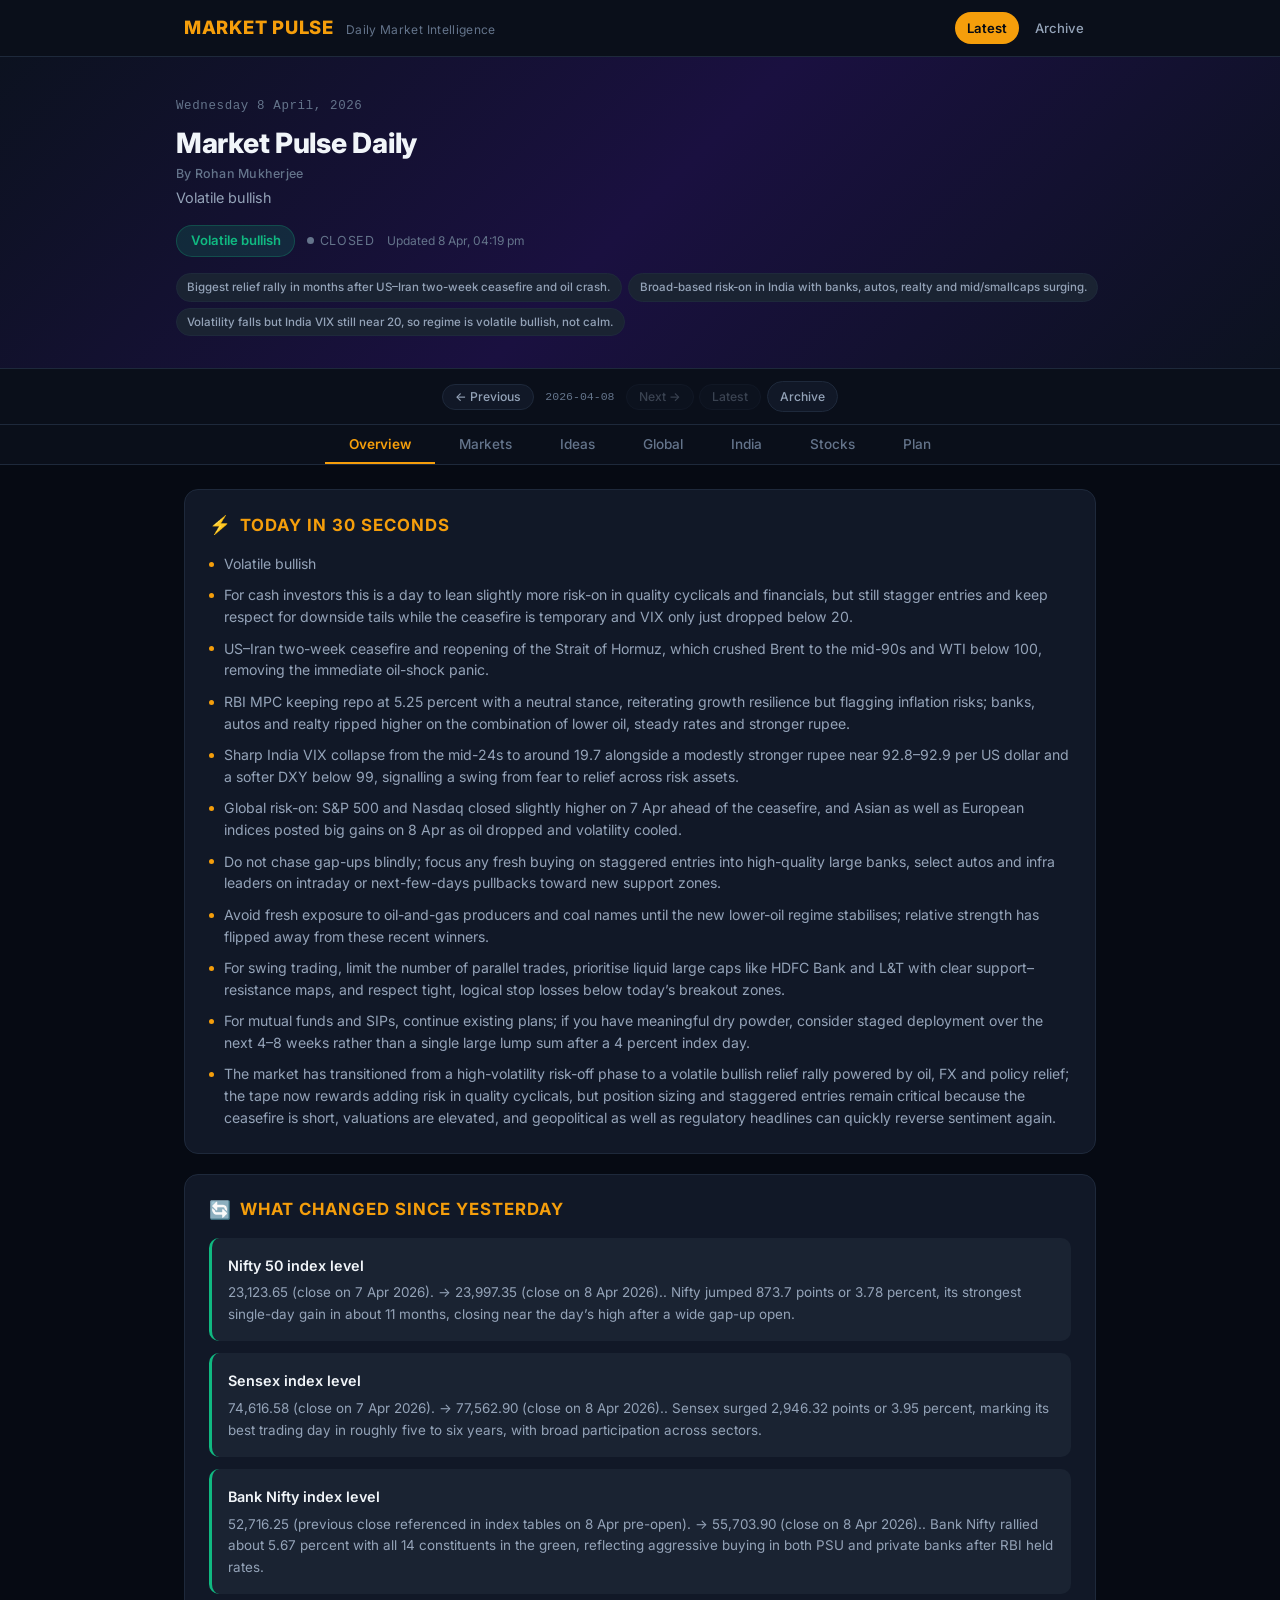
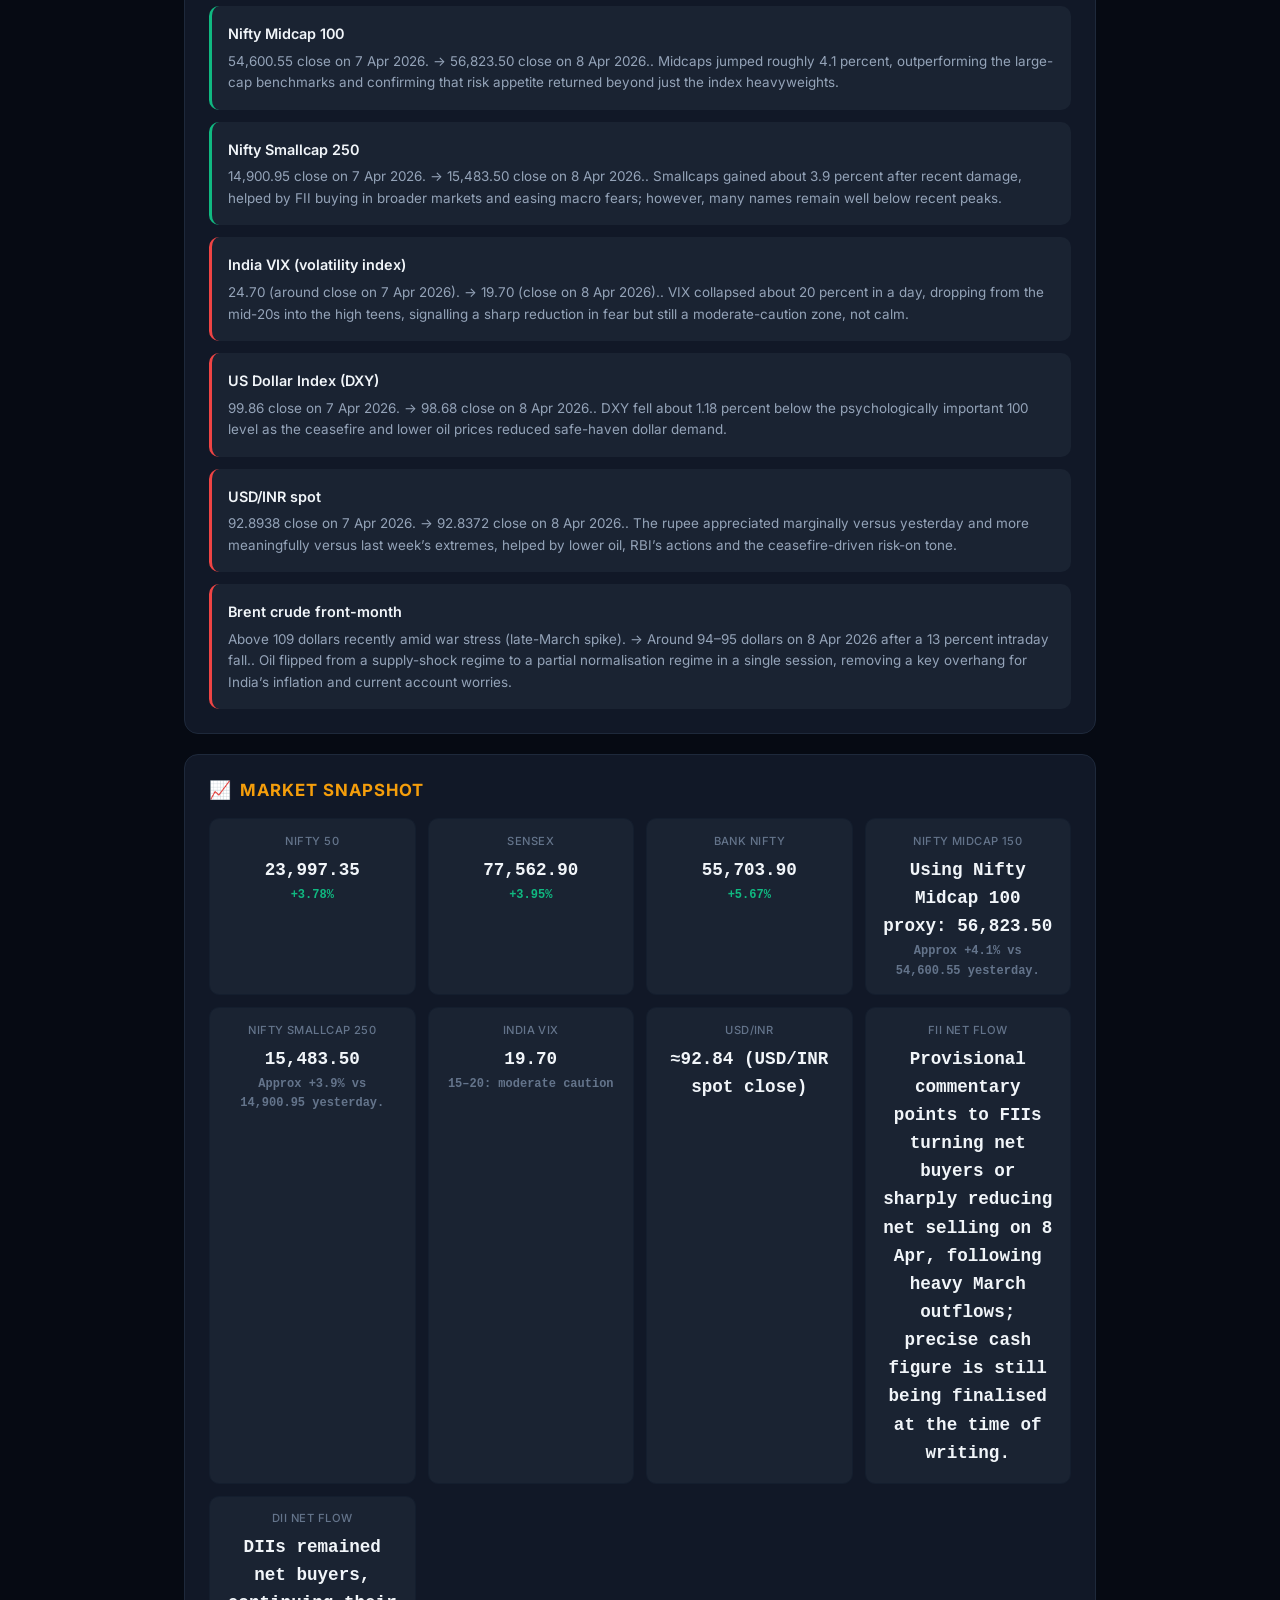
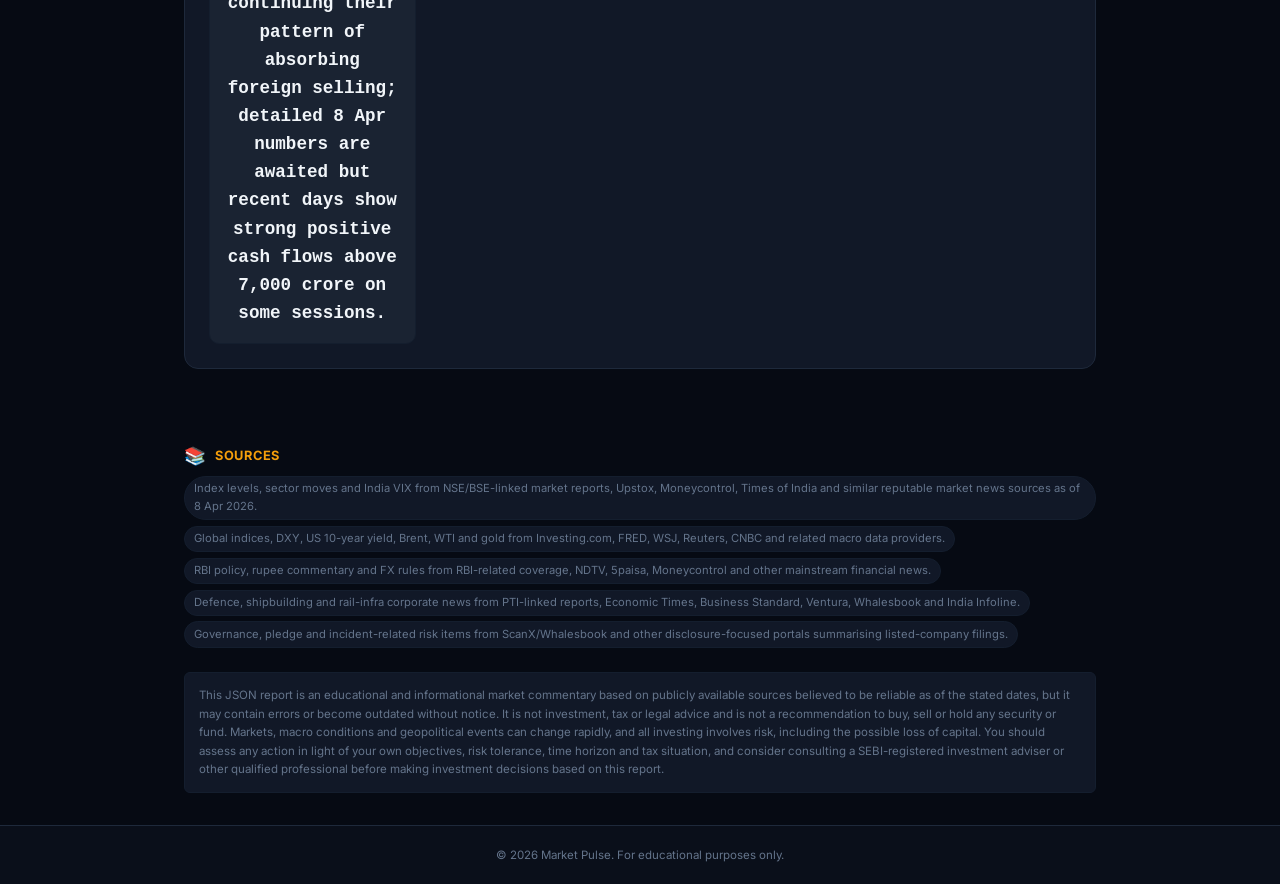
<file: index.html>
<!DOCTYPE html>
<html lang="en">
<head>
  <meta charset="UTF-8">
  <meta name="viewport" content="width=device-width, initial-scale=1.0">
  <meta name="description" content="Market Pulse — Daily market intelligence and investment research for Indian markets.">
  <meta name="theme-color" content="#0a0f1a">
  <title>Market Pulse — Daily Market Intelligence</title>
  <link rel="preconnect" href="https://fonts.googleapis.com">
  <link rel="preconnect" href="https://fonts.gstatic.com" crossorigin>
  <link href="https://fonts.googleapis.com/css2?family=Inter:wght@400;500;600;700;800&display=swap" rel="stylesheet">
  <link rel="stylesheet" href="assets/css/styles.css">
</head>
<body>

  <!-- Site Header -->
  <header class="site-header">
    <div class="container">
      <div class="site-brand">
        <span class="site-title">Market Pulse</span>
        <span class="site-tagline">Daily Market Intelligence</span>
      </div>
      <nav class="site-nav">
        <a href="index.html" class="nav-link active">Latest</a>
        <a href="archive.html" class="nav-link">Archive</a>
      </nav>
    </div>
  </header>

  <!-- Main Content -->
  <main id="report-root">

    <!-- Loading State -->
    <div id="loading-state" class="state-container">
      <div class="loader"></div>
      <p>Loading report...</p>
    </div>

    <!-- Error State -->
    <div id="error-state" class="state-container hidden">
      <p class="error-message"></p>
      <a href="index.html" class="btn">Load Latest Report</a>
    </div>

    <!-- Report Content -->
    <div id="report-content" class="hidden">

      <!-- Hero -->
      <section id="report-hero" class="hero-section"></section>

      <!-- Report Navigation -->
      <div id="report-nav" class="report-nav"></div>

      <!-- Tab Navigation (sticky) -->
      <div class="tab-nav-wrapper">
        <div class="container">
          <nav id="tab-nav" class="tab-nav">
            <button class="tab-btn active" data-tab="overview">Overview</button>
            <button class="tab-btn" data-tab="markets">Markets</button>
            <button class="tab-btn" data-tab="ideas">Ideas</button>
            <button class="tab-btn" data-tab="global">Global</button>
            <button class="tab-btn" data-tab="india">India</button>
            <button class="tab-btn" data-tab="stocks">Stocks</button>
            <button class="tab-btn" data-tab="plan">Plan</button>
          </nav>
        </div>
      </div>

      <!-- Tab Panels -->
      <div class="container">
        <div id="tab-overview" class="tab-panel active"></div>
        <div id="tab-markets" class="tab-panel hidden"></div>
        <div id="tab-ideas" class="tab-panel hidden"></div>
        <div id="tab-global" class="tab-panel hidden"></div>
        <div id="tab-india" class="tab-panel hidden"></div>
        <div id="tab-stocks" class="tab-panel hidden"></div>
        <div id="tab-plan" class="tab-panel hidden"></div>
      </div>

      <!-- Sources & Disclaimer -->
      <div class="container">
        <section id="report-sources" class="sources-section"></section>
        <section id="report-disclaimer" class="disclaimer-section"></section>
      </div>

    </div>
  </main>

  <!-- Scroll to Top -->
  <button id="scroll-top-btn" class="scroll-top-btn hidden" aria-label="Scroll to top">&#8679;</button>

  <!-- Footer -->
  <footer class="site-footer">
    <div class="container">
      <p>&copy; 2026 Market Pulse. For educational purposes only.</p>
    </div>
  </footer>

  <!-- Scripts -->
  <script src="assets/js/config.js"></script>
  <script src="assets/js/renderer.js"></script>
  <script src="assets/js/app.js"></script>

</body>
</html>
</file>
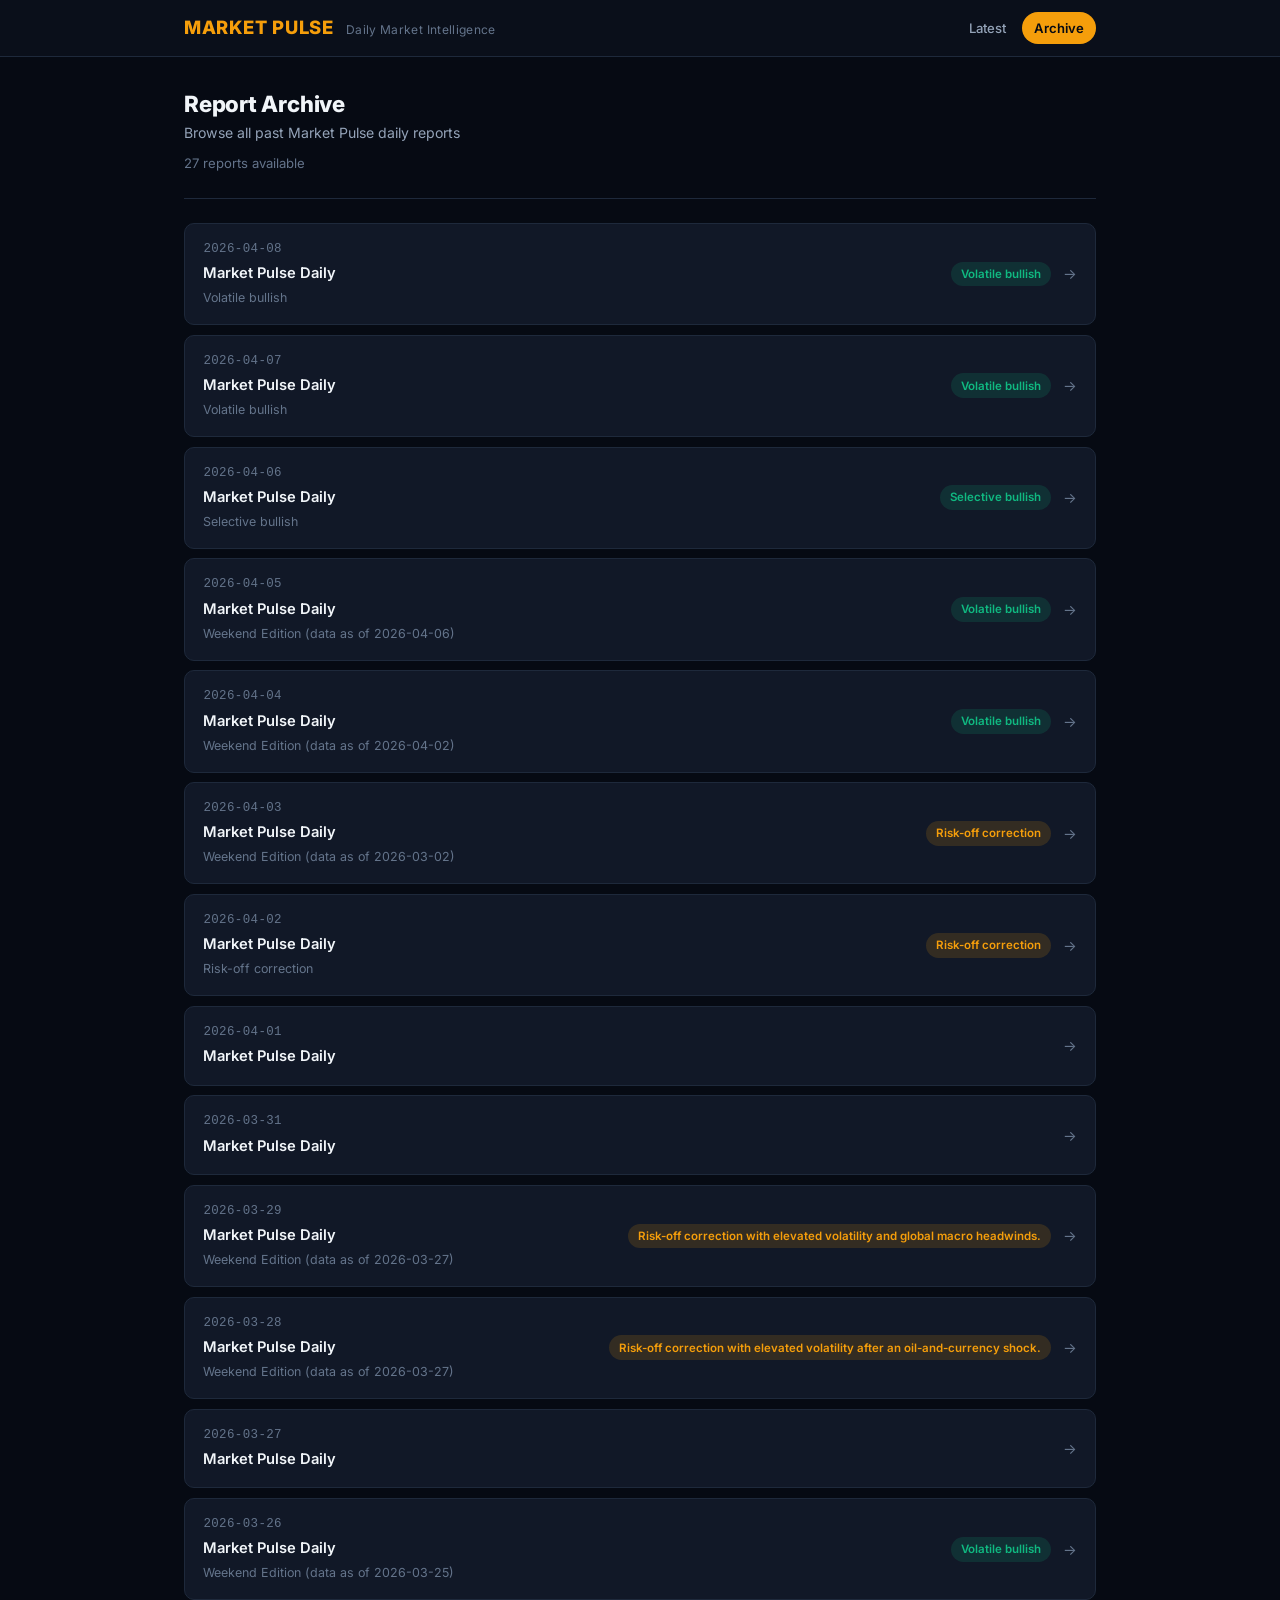
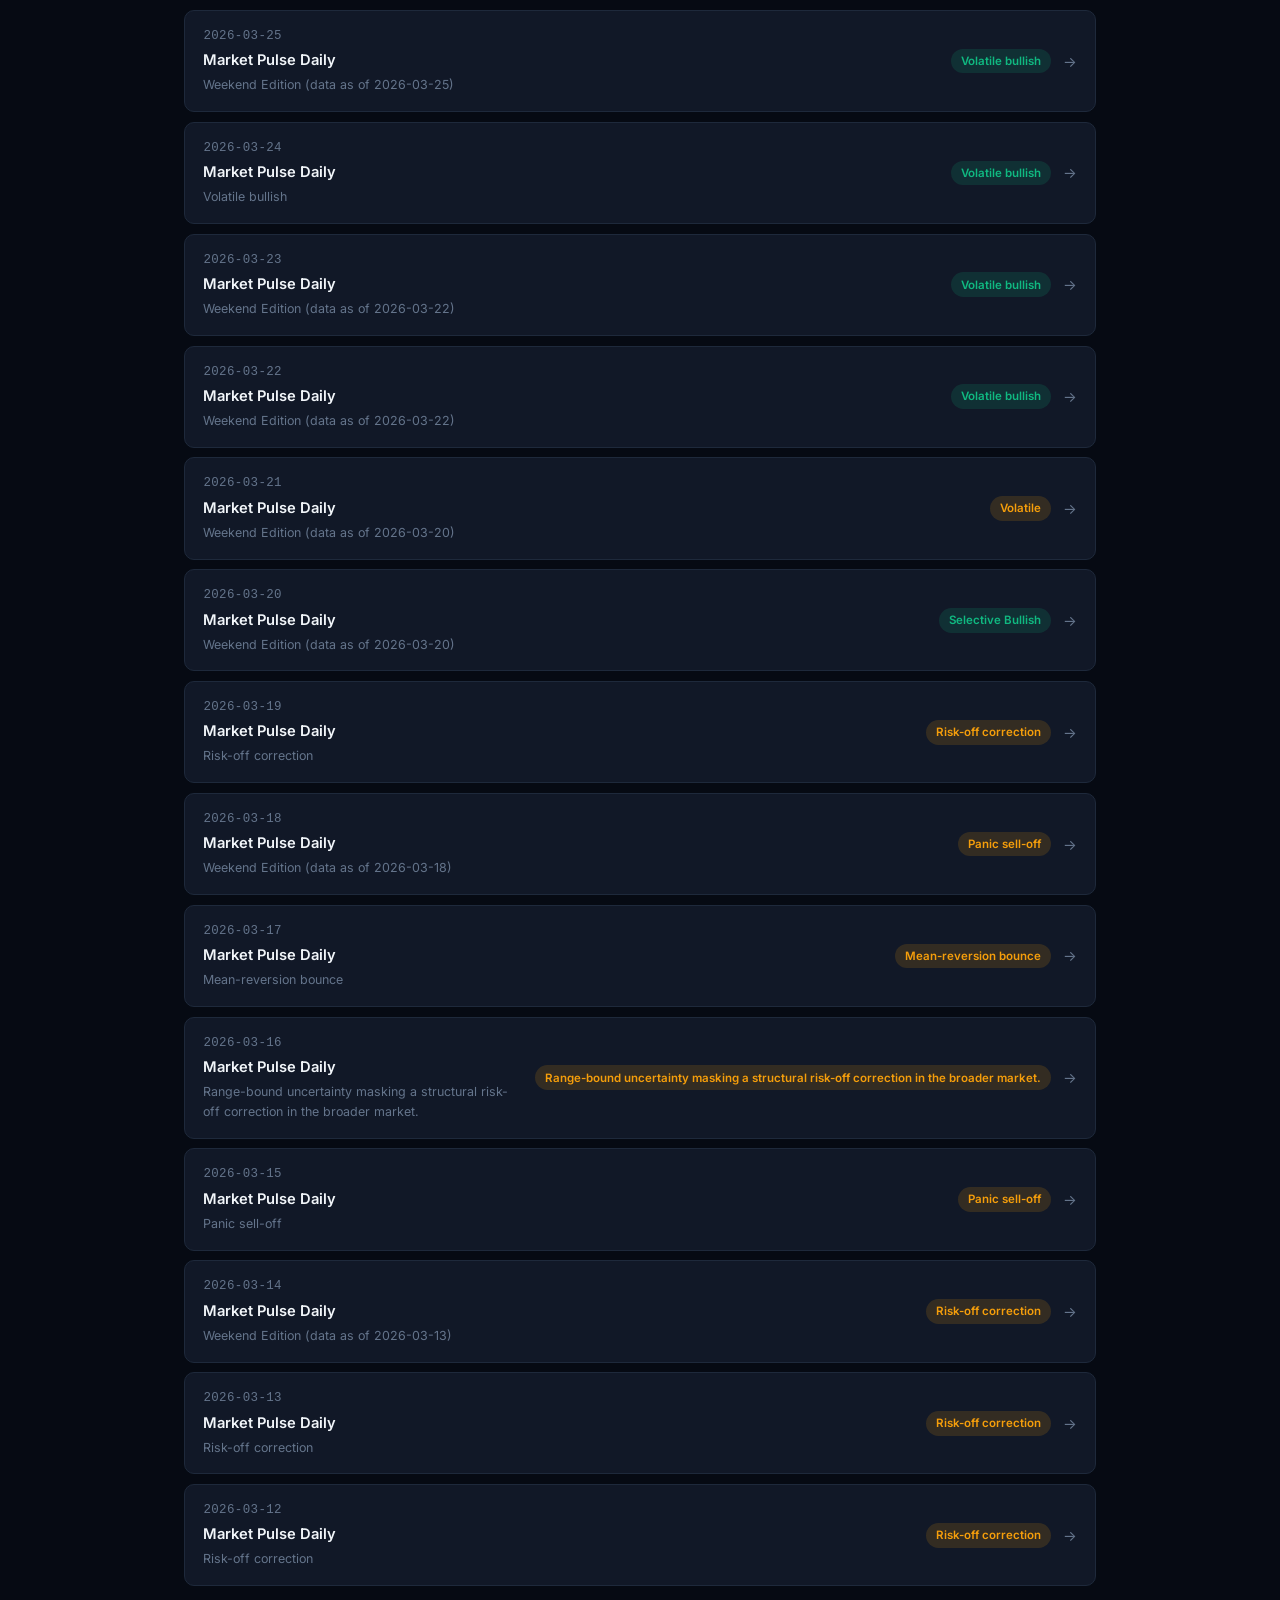
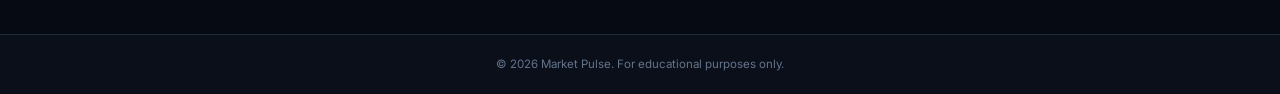
<file: archive.html>
<!DOCTYPE html>
<html lang="en">
<head>
  <meta charset="UTF-8">
  <meta name="viewport" content="width=device-width, initial-scale=1.0">
  <meta name="description" content="Market Pulse — Browse all past daily market reports.">
  <meta name="theme-color" content="#0a0f1a">
  <title>Archive — Market Pulse</title>
  <link rel="preconnect" href="https://fonts.googleapis.com">
  <link rel="preconnect" href="https://fonts.gstatic.com" crossorigin>
  <link href="https://fonts.googleapis.com/css2?family=Inter:wght@400;500;600;700;800&display=swap" rel="stylesheet">
  <link rel="stylesheet" href="assets/css/styles.css">
</head>
<body>

  <!-- Site Header -->
  <header class="site-header">
    <div class="container">
      <div class="site-brand">
        <span class="site-title">Market Pulse</span>
        <span class="site-tagline">Daily Market Intelligence</span>
      </div>
      <nav class="site-nav">
        <a href="index.html" class="nav-link">Latest</a>
        <a href="archive.html" class="nav-link active">Archive</a>
      </nav>
    </div>
  </header>

  <!-- Main Content -->
  <main>

    <!-- Loading State -->
    <div id="loading-state" class="state-container">
      <div class="loader"></div>
      <p>Loading archive...</p>
    </div>

    <!-- Error State -->
    <div id="error-state" class="state-container hidden">
      <p class="error-message"></p>
      <a href="index.html" class="btn">Go to Latest Report</a>
    </div>

    <!-- Archive Content -->
    <div id="archive-content" class="hidden">
      <div class="container">
        <div class="archive-header">
          <h1 class="archive-title">Report Archive</h1>
          <p class="archive-subtitle">Browse all past Market Pulse daily reports</p>
          <p id="archive-count" class="archive-count"></p>
        </div>
        <div id="archive-grid" class="archive-grid"></div>
      </div>
    </div>

  </main>

  <!-- Footer -->
  <footer class="site-footer">
    <div class="container">
      <p>&copy; 2026 Market Pulse. For educational purposes only.</p>
    </div>
  </footer>

  <!-- Scripts (config.js provides DateUtils, HtmlUtils, DataLoader) -->
  <script src="assets/js/config.js"></script>
  <script src="assets/js/archive.js"></script>

</body>
</html>
</file>
<file: assets/css/styles.css>
/* ================================================================
   MARKET PULSE — Premium Dark Theme Stylesheet
   ================================================================ */

/* --- Custom Properties --- */
:root {
  --bg-body: #060a13;
  --bg-primary: #0a0f1a;
  --bg-card: #111827;
  --bg-card-hover: #162032;
  --bg-elevated: #1a2332;
  --bg-hero: linear-gradient(135deg, #0c1220 0%, #1a1040 50%, #0c1220 100%);

  --border: #1e293b;
  --border-subtle: #141e2e;
  --border-accent: rgba(245, 158, 11, 0.25);

  --text-primary: #e2e8f0;
  --text-secondary: #94a3b8;
  --text-muted: #64748b;
  --text-heading: #f1f5f9;

  --gold: #f59e0b;
  --gold-soft: rgba(245, 158, 11, 0.15);
  --green: #10b981;
  --green-soft: rgba(16, 185, 129, 0.15);
  --red: #ef4444;
  --red-soft: rgba(239, 68, 68, 0.15);
  --blue: #3b82f6;
  --blue-soft: rgba(59, 130, 246, 0.15);
  --amber: #f59e0b;
  --purple: #8b5cf6;

  --radius-sm: 6px;
  --radius-md: 10px;
  --radius-lg: 14px;
  --radius-pill: 100px;

  --font-sans: 'Inter', -apple-system, BlinkMacSystemFont, 'Segoe UI', Roboto, sans-serif;
  --font-mono: 'JetBrains Mono', 'Fira Code', 'Consolas', monospace;

  --transition: 200ms ease;
  --container-max: 960px;
}

/* --- Reset & Base --- */
*,
*::before,
*::after {
  box-sizing: border-box;
  margin: 0;
  padding: 0;
}

html {
  font-size: 16px;
  scroll-behavior: smooth;
  -webkit-text-size-adjust: 100%;
}

body {
  font-family: var(--font-sans);
  background: var(--bg-body);
  color: var(--text-primary);
  line-height: 1.6;
  min-height: 100vh;
  -webkit-font-smoothing: antialiased;
  -moz-osx-font-smoothing: grayscale;
}

img { max-width: 100%; display: block; }
a { color: var(--gold); text-decoration: none; transition: opacity var(--transition); }
a:hover { opacity: 0.85; }

/* --- Typography --- */
h1, h2, h3, h4, h5, h6 {
  color: var(--text-heading);
  font-weight: 600;
  line-height: 1.3;
  letter-spacing: -0.01em;
}

.section-title {
  font-size: 1.05rem;
  font-weight: 700;
  text-transform: uppercase;
  letter-spacing: 0.06em;
  color: var(--gold);
  margin-bottom: 1rem;
  display: flex;
  align-items: center;
  gap: 0.5rem;
}

.section-title .icon {
  font-size: 1.1rem;
}

.section-summary {
  color: var(--text-secondary);
  font-size: 0.92rem;
  line-height: 1.65;
  margin-bottom: 1.25rem;
}

/* --- Layout --- */
.container {
  max-width: var(--container-max);
  margin: 0 auto;
  padding: 0 1rem;
}

/* --- Site Header --- */
.site-header {
  background: var(--bg-primary);
  border-bottom: 1px solid var(--border);
  padding: 0.75rem 0;
  position: sticky;
  top: 0;
  z-index: 100;
  backdrop-filter: blur(12px);
  -webkit-backdrop-filter: blur(12px);
}

.site-header .container {
  display: flex;
  align-items: center;
  justify-content: space-between;
}

.site-brand {
  display: flex;
  align-items: baseline;
  gap: 0.75rem;
}

.site-title {
  font-size: 1.15rem;
  font-weight: 800;
  letter-spacing: 0.04em;
  color: var(--gold);
  text-transform: uppercase;
}

.site-tagline {
  font-size: 0.75rem;
  color: var(--text-muted);
  letter-spacing: 0.03em;
  display: none;
}

@media (min-width: 480px) {
  .site-tagline { display: inline; }
}

.site-nav {
  display: flex;
  gap: 0.25rem;
}

.nav-link {
  font-size: 0.82rem;
  font-weight: 500;
  color: var(--text-secondary);
  padding: 0.35rem 0.75rem;
  border-radius: var(--radius-pill);
  transition: all var(--transition);
}

.nav-link:hover {
  color: var(--text-primary);
  background: var(--bg-elevated);
  opacity: 1;
}

.nav-link.active {
  color: var(--bg-body);
  background: var(--gold);
  font-weight: 600;
}

/* --- Hero Section --- */
.hero-section {
  background: var(--bg-hero);
  border-bottom: 1px solid var(--border);
  padding: 2rem 0 1.75rem;
}

.hero-inner {
  max-width: var(--container-max);
  margin: 0 auto;
  padding: 0 1rem;
}

.hero-date {
  font-family: var(--font-mono);
  font-size: 0.78rem;
  color: var(--text-muted);
  letter-spacing: 0.05em;
  margin-bottom: 0.5rem;
}

.hero-title {
  font-size: 1.5rem;
  font-weight: 800;
  color: var(--text-heading);
  margin-bottom: 0.15rem;
}

.hero-author {
  font-size: 0.78rem;
  color: var(--text-muted);
  font-weight: 500;
  letter-spacing: 0.02em;
  margin-bottom: 0.1rem;
}

.hero-subtitle {
  font-size: 0.9rem;
  color: var(--text-secondary);
  margin-bottom: 1rem;
}

.hero-meta {
  display: flex;
  flex-wrap: wrap;
  align-items: center;
  gap: 0.75rem;
  margin-bottom: 1rem;
}

.mood-badge {
  display: inline-flex;
  align-items: center;
  gap: 0.4rem;
  padding: 0.3rem 0.85rem;
  border-radius: var(--radius-pill);
  font-size: 0.82rem;
  font-weight: 600;
}

.mood-badge.positive { background: var(--green-soft); color: var(--green); border: 1px solid rgba(16,185,129,0.25); }
.mood-badge.negative { background: var(--red-soft); color: var(--red); border: 1px solid rgba(239,68,68,0.25); }
.mood-badge.neutral  { background: var(--gold-soft); color: var(--gold); border: 1px solid rgba(245,158,11,0.25); }

.market-status {
  display: inline-flex;
  align-items: center;
  gap: 0.35rem;
  font-size: 0.78rem;
  color: var(--text-muted);
  text-transform: uppercase;
  letter-spacing: 0.05em;
}

.status-dot {
  width: 7px;
  height: 7px;
  border-radius: 50%;
  background: var(--text-muted);
}

.status-dot.open { background: var(--green); box-shadow: 0 0 6px rgba(16,185,129,0.6); }
.status-dot.closed { background: var(--text-muted); }
.status-dot.pre-open { background: var(--amber); box-shadow: 0 0 6px rgba(245,158,11,0.5); }

.hero-updated {
  font-size: 0.75rem;
  color: var(--text-muted);
}

.mood-pills {
  display: flex;
  flex-wrap: wrap;
  gap: 0.4rem;
}

.mood-pill {
  font-size: 0.72rem;
  font-weight: 500;
  padding: 0.25rem 0.65rem;
  border-radius: var(--radius-pill);
  background: var(--bg-elevated);
  color: var(--text-secondary);
  border: 1px solid var(--border);
  white-space: nowrap;
}

/* --- Report Navigation --- */
.report-nav {
  display: flex;
  align-items: center;
  justify-content: center;
  flex-wrap: wrap;
  gap: 0.35rem;
  padding: 0.75rem 1rem;
  border-bottom: 1px solid var(--border);
  background: var(--bg-primary);
}

.report-nav .nav-btn {
  font-family: var(--font-sans);
  font-size: 0.76rem;
  font-weight: 500;
  color: var(--text-secondary);
  background: var(--bg-card);
  border: 1px solid var(--border);
  padding: 0.3rem 0.75rem;
  border-radius: var(--radius-pill);
  cursor: pointer;
  transition: all var(--transition);
  white-space: nowrap;
}

.report-nav .nav-btn:hover:not(:disabled) {
  color: var(--text-primary);
  background: var(--bg-elevated);
  border-color: var(--gold);
}

.report-nav .nav-btn:disabled {
  opacity: 0.35;
  cursor: not-allowed;
}

.report-nav .nav-date {
  font-family: var(--font-mono);
  font-size: 0.72rem;
  color: var(--text-muted);
  padding: 0 0.35rem;
}

/* --- Tab Navigation --- */
.tab-nav {
  display: flex;
  gap: 0;
  padding: 0.75rem 0 0;
  overflow-x: auto;
  scrollbar-width: none;
  -ms-overflow-style: none;
  border-bottom: 1px solid var(--border);
}

.tab-nav::-webkit-scrollbar { display: none; }

.tab-btn {
  font-family: var(--font-sans);
  font-size: 0.85rem;
  font-weight: 500;
  color: var(--text-muted);
  background: none;
  border: none;
  padding: 0.6rem 1.2rem;
  cursor: pointer;
  border-bottom: 2px solid transparent;
  transition: all var(--transition);
  white-space: nowrap;
  position: relative;
}

.tab-btn:hover {
  color: var(--text-secondary);
}

.tab-btn.active {
  color: var(--gold);
  border-bottom-color: var(--gold);
  font-weight: 600;
}

/* --- Tab Panels --- */
.tab-panel {
  padding: 1.5rem 0 2rem;
}

.tab-panel.hidden {
  display: none;
}

/* --- Section Card --- */
.section-card {
  background: var(--bg-card);
  border: 1px solid var(--border);
  border-radius: var(--radius-lg);
  padding: 1.25rem;
  margin-bottom: 1.25rem;
  transition: border-color var(--transition);
}

.section-card:hover {
  border-color: var(--border-accent);
}

/* --- Metrics Grid --- */
.metrics-grid {
  display: grid;
  grid-template-columns: repeat(2, 1fr);
  gap: 0.75rem;
}

@media (min-width: 600px) {
  .metrics-grid { grid-template-columns: repeat(4, 1fr); }
}

.metric-card {
  background: var(--bg-elevated);
  border: 1px solid var(--border-subtle);
  border-radius: var(--radius-md);
  padding: 0.85rem;
  text-align: center;
}

.metric-label {
  font-size: 0.7rem;
  font-weight: 500;
  color: var(--text-muted);
  text-transform: uppercase;
  letter-spacing: 0.04em;
  margin-bottom: 0.3rem;
}

.metric-value {
  font-family: var(--font-mono);
  font-size: 1.1rem;
  font-weight: 700;
  color: var(--text-heading);
  margin-bottom: 0.15rem;
}

.metric-change {
  font-family: var(--font-mono);
  font-size: 0.75rem;
  font-weight: 600;
}

.metric-change.positive { color: var(--green); }
.metric-change.negative { color: var(--red); }
.metric-change.neutral  { color: var(--text-muted); }

/* --- Summary List (Today in 30 Seconds) --- */
.summary-list {
  list-style: none;
  display: flex;
  flex-direction: column;
  gap: 0.6rem;
}

.summary-item {
  display: flex;
  align-items: flex-start;
  gap: 0.65rem;
  font-size: 0.88rem;
  color: var(--text-secondary);
  line-height: 1.55;
}

.summary-bullet {
  flex-shrink: 0;
  width: 5px;
  height: 5px;
  border-radius: 50%;
  background: var(--gold);
  margin-top: 0.55rem;
}

/* --- Change Cards --- */
.change-cards {
  display: flex;
  flex-direction: column;
  gap: 0.75rem;
}

.change-card {
  background: var(--bg-elevated);
  border-radius: var(--radius-md);
  padding: 1rem;
  border-left: 3px solid var(--text-muted);
}

.change-card.positive { border-left-color: var(--green); }
.change-card.negative { border-left-color: var(--red); }
.change-card.neutral  { border-left-color: var(--amber); }

.change-card-title {
  font-size: 0.9rem;
  font-weight: 600;
  color: var(--text-heading);
  margin-bottom: 0.35rem;
}

.change-card-desc {
  font-size: 0.84rem;
  color: var(--text-secondary);
  line-height: 1.6;
}

/* --- Data Rows (Regions, Indicators) --- */
.data-rows {
  display: flex;
  flex-direction: column;
  gap: 0.5rem;
}

.data-row {
  display: grid;
  grid-template-columns: 1fr auto auto;
  align-items: center;
  gap: 0.75rem;
  padding: 0.65rem 0.85rem;
  background: var(--bg-elevated);
  border-radius: var(--radius-sm);
  border: 1px solid var(--border-subtle);
}

.data-row-label {
  font-size: 0.84rem;
  font-weight: 500;
  color: var(--text-primary);
}

.data-row-sublabel {
  font-size: 0.72rem;
  color: var(--text-muted);
  margin-top: 0.1rem;
}

.data-row-value {
  font-family: var(--font-mono);
  font-size: 0.85rem;
  font-weight: 600;
  color: var(--text-heading);
  text-align: right;
}

.data-row-change {
  font-family: var(--font-mono);
  font-size: 0.78rem;
  font-weight: 600;
  text-align: right;
  min-width: 55px;
}

.data-row-change.positive { color: var(--green); }
.data-row-change.negative { color: var(--red); }
.data-row-change.neutral  { color: var(--text-muted); }

.data-row-note {
  grid-column: 1 / -1;
  font-size: 0.76rem;
  color: var(--text-muted);
  padding-top: 0.15rem;
}

/* --- Key Drivers / Highlights List --- */
.drivers-list {
  list-style: none;
  display: flex;
  flex-direction: column;
  gap: 0.45rem;
  margin-top: 0.75rem;
}

.driver-item {
  display: flex;
  align-items: flex-start;
  gap: 0.5rem;
  font-size: 0.82rem;
  color: var(--text-secondary);
  line-height: 1.5;
}

.driver-bullet {
  flex-shrink: 0;
  color: var(--gold);
  font-size: 0.65rem;
  margin-top: 0.35rem;
}

/* --- Flows Row --- */
.flows-row {
  display: grid;
  grid-template-columns: 1fr 1fr;
  gap: 0.75rem;
  margin-top: 0.75rem;
  margin-bottom: 0.75rem;
}

.flow-card {
  background: var(--bg-elevated);
  border-radius: var(--radius-md);
  padding: 0.75rem;
  text-align: center;
  border: 1px solid var(--border-subtle);
}

.flow-label {
  font-size: 0.72rem;
  font-weight: 600;
  text-transform: uppercase;
  letter-spacing: 0.04em;
  color: var(--text-muted);
  margin-bottom: 0.25rem;
}

.flow-value {
  font-family: var(--font-mono);
  font-size: 1rem;
  font-weight: 700;
}

.flow-value.positive { color: var(--green); }
.flow-value.negative { color: var(--red); }
.flow-value.neutral  { color: var(--text-secondary); }

/* --- Regime Signals --- */
.regime-label {
  font-size: 1.15rem;
  font-weight: 700;
  color: var(--gold);
  margin-bottom: 0.5rem;
}

.signals-grid {
  display: grid;
  grid-template-columns: repeat(2, 1fr);
  gap: 0.5rem;
  margin-top: 1rem;
}

@media (min-width: 600px) {
  .signals-grid { grid-template-columns: repeat(3, 1fr); }
}

.signal-card {
  background: var(--bg-elevated);
  border-radius: var(--radius-sm);
  padding: 0.6rem 0.75rem;
  border: 1px solid var(--border-subtle);
}

.signal-label {
  font-size: 0.68rem;
  font-weight: 500;
  text-transform: uppercase;
  letter-spacing: 0.04em;
  color: var(--text-muted);
  margin-bottom: 0.15rem;
}

.signal-value {
  font-size: 0.84rem;
  font-weight: 600;
}

.signal-value.positive { color: var(--green); }
.signal-value.negative { color: var(--red); }
.signal-value.neutral  { color: var(--amber); }

/* --- Sector Grid --- */
.sector-grid {
  display: flex;
  flex-direction: column;
  gap: 0.5rem;
}

.sector-row {
  display: grid;
  grid-template-columns: auto 1fr auto;
  align-items: center;
  gap: 0.75rem;
  padding: 0.65rem 0.85rem;
  background: var(--bg-elevated);
  border-radius: var(--radius-sm);
  border: 1px solid var(--border-subtle);
}

.sector-name {
  font-size: 0.85rem;
  font-weight: 600;
  color: var(--text-primary);
  min-width: 70px;
}

.sector-note {
  font-size: 0.78rem;
  color: var(--text-muted);
}

.sector-status {
  font-size: 0.76rem;
  font-weight: 600;
  padding: 0.2rem 0.6rem;
  border-radius: var(--radius-pill);
  white-space: nowrap;
}

.sector-status.positive { background: var(--green-soft); color: var(--green); }
.sector-status.negative { background: var(--red-soft); color: var(--red); }
.sector-status.neutral  { background: var(--gold-soft); color: var(--gold); }

/* --- Key Levels --- */
.levels-grid {
  display: grid;
  grid-template-columns: 1fr;
  gap: 1rem;
}

@media (min-width: 600px) {
  .levels-grid { grid-template-columns: 1fr 1fr; }
}

.levels-card {
  background: var(--bg-elevated);
  border: 1px solid var(--border-subtle);
  border-radius: var(--radius-md);
  padding: 1rem;
}

.levels-instrument {
  font-size: 0.88rem;
  font-weight: 700;
  color: var(--text-heading);
  margin-bottom: 0.75rem;
}

.levels-row {
  display: flex;
  justify-content: space-between;
  align-items: baseline;
  padding: 0.35rem 0;
}

.levels-row + .levels-row {
  border-top: 1px solid var(--border-subtle);
}

.levels-label {
  font-size: 0.78rem;
  color: var(--text-muted);
  font-weight: 500;
}

.levels-values {
  font-family: var(--font-mono);
  font-size: 0.82rem;
  color: var(--text-secondary);
}

.levels-pivot {
  color: var(--gold);
  font-weight: 600;
}

/* --- Swing Setup Cards --- */
.setups-grid {
  display: flex;
  flex-direction: column;
  gap: 0.75rem;
}

.setup-card {
  background: var(--bg-elevated);
  border: 1px solid var(--border-subtle);
  border-radius: var(--radius-md);
  padding: 1.1rem;
  position: relative;
  overflow: hidden;
}

.setup-card::before {
  content: '';
  position: absolute;
  left: 0;
  top: 0;
  bottom: 0;
  width: 3px;
}

.setup-card.long::before { background: var(--green); }
.setup-card.short::before { background: var(--red); }

.setup-header {
  display: flex;
  justify-content: space-between;
  align-items: center;
  margin-bottom: 0.75rem;
}

.setup-symbol {
  font-size: 1rem;
  font-weight: 700;
  color: var(--text-heading);
}

.setup-direction {
  font-size: 0.72rem;
  font-weight: 700;
  text-transform: uppercase;
  letter-spacing: 0.06em;
  padding: 0.2rem 0.55rem;
  border-radius: var(--radius-pill);
}

.setup-direction.long { background: var(--green-soft); color: var(--green); }
.setup-direction.short { background: var(--red-soft); color: var(--red); }

.setup-levels {
  display: grid;
  grid-template-columns: repeat(2, 1fr);
  gap: 0.5rem 1rem;
  margin-bottom: 0.75rem;
}

@media (min-width: 480px) {
  .setup-levels { grid-template-columns: repeat(4, 1fr); }
}

.setup-level-item {
  display: flex;
  flex-direction: column;
}

.setup-level-label {
  font-size: 0.68rem;
  font-weight: 500;
  text-transform: uppercase;
  letter-spacing: 0.04em;
  color: var(--text-muted);
  margin-bottom: 0.1rem;
}

.setup-level-value {
  font-family: var(--font-mono);
  font-size: 0.84rem;
  font-weight: 600;
  color: var(--text-primary);
}

.setup-thesis {
  font-size: 0.82rem;
  color: var(--text-secondary);
  line-height: 1.55;
  padding-top: 0.5rem;
  border-top: 1px solid var(--border-subtle);
}

.setup-confidence {
  display: inline-block;
  font-size: 0.68rem;
  font-weight: 600;
  text-transform: uppercase;
  letter-spacing: 0.05em;
  margin-top: 0.5rem;
  padding: 0.15rem 0.5rem;
  border-radius: var(--radius-pill);
}

.setup-confidence.high   { background: var(--green-soft); color: var(--green); }
.setup-confidence.medium { background: var(--gold-soft); color: var(--gold); }
.setup-confidence.low    { background: var(--blue-soft); color: var(--blue); }

/* --- Avoid Cards --- */
.avoid-grid {
  display: flex;
  flex-direction: column;
  gap: 0.6rem;
}

.avoid-card {
  display: flex;
  align-items: flex-start;
  gap: 0.75rem;
  background: var(--bg-elevated);
  border: 1px solid var(--border-subtle);
  border-radius: var(--radius-md);
  padding: 0.85rem;
}

.avoid-icon {
  flex-shrink: 0;
  width: 28px;
  height: 28px;
  display: flex;
  align-items: center;
  justify-content: center;
  background: var(--red-soft);
  color: var(--red);
  border-radius: 50%;
  font-size: 0.75rem;
  font-weight: 700;
}

.avoid-symbol {
  font-size: 0.88rem;
  font-weight: 600;
  color: var(--text-heading);
  margin-bottom: 0.2rem;
}

.avoid-reason {
  font-size: 0.82rem;
  color: var(--text-secondary);
  line-height: 1.55;
}

/* --- News Cards --- */
.news-grid {
  display: flex;
  flex-direction: column;
  gap: 0.6rem;
}

.news-card {
  background: var(--bg-elevated);
  border: 1px solid var(--border-subtle);
  border-radius: var(--radius-md);
  padding: 1rem;
}

.news-header {
  display: flex;
  justify-content: space-between;
  align-items: flex-start;
  gap: 0.75rem;
  margin-bottom: 0.4rem;
}

.news-title {
  font-size: 0.9rem;
  font-weight: 600;
  color: var(--text-heading);
}

.news-impact {
  flex-shrink: 0;
  font-size: 0.68rem;
  font-weight: 600;
  text-transform: uppercase;
  letter-spacing: 0.04em;
  padding: 0.15rem 0.5rem;
  border-radius: var(--radius-pill);
}

.news-impact.positive { background: var(--green-soft); color: var(--green); }
.news-impact.negative { background: var(--red-soft); color: var(--red); }
.news-impact.neutral  { background: var(--gold-soft); color: var(--gold); }

.news-summary {
  font-size: 0.82rem;
  color: var(--text-secondary);
  line-height: 1.55;
}

/* --- Do's and Don'ts --- */
.do-dont-grid {
  display: grid;
  grid-template-columns: 1fr;
  gap: 1rem;
}

@media (min-width: 600px) {
  .do-dont-grid { grid-template-columns: 1fr 1fr; }
}

.do-dont-column {
  background: var(--bg-elevated);
  border: 1px solid var(--border-subtle);
  border-radius: var(--radius-md);
  padding: 1rem;
}

.do-dont-heading {
  font-size: 0.82rem;
  font-weight: 700;
  text-transform: uppercase;
  letter-spacing: 0.05em;
  margin-bottom: 0.75rem;
  display: flex;
  align-items: center;
  gap: 0.4rem;
}

.do-dont-heading.do-heading { color: var(--green); }
.do-dont-heading.dont-heading { color: var(--red); }

.do-dont-list {
  list-style: none;
  display: flex;
  flex-direction: column;
  gap: 0.5rem;
}

.do-dont-item {
  display: flex;
  align-items: flex-start;
  gap: 0.5rem;
  font-size: 0.82rem;
  color: var(--text-secondary);
  line-height: 1.55;
}

.do-dont-marker {
  flex-shrink: 0;
  margin-top: 0.15rem;
  font-size: 0.78rem;
}

/* --- Action Items (Investor Plan) --- */
.action-list {
  display: flex;
  flex-direction: column;
  gap: 0.5rem;
}

.action-item {
  display: flex;
  align-items: flex-start;
  justify-content: space-between;
  gap: 0.75rem;
  padding: 0.65rem 0.85rem;
  background: var(--bg-elevated);
  border-radius: var(--radius-sm);
  border: 1px solid var(--border-subtle);
}

.action-text {
  font-size: 0.84rem;
  color: var(--text-secondary);
  line-height: 1.5;
}

.action-priority {
  flex-shrink: 0;
  font-size: 0.66rem;
  font-weight: 700;
  text-transform: uppercase;
  letter-spacing: 0.04em;
  padding: 0.15rem 0.45rem;
  border-radius: var(--radius-pill);
  white-space: nowrap;
}

.action-priority.high   { background: var(--red-soft); color: var(--red); }
.action-priority.medium { background: var(--gold-soft); color: var(--gold); }
.action-priority.low    { background: var(--blue-soft); color: var(--blue); }

/* --- Mutual Fund Recommendations --- */
.mf-grid {
  display: flex;
  flex-direction: column;
  gap: 0.5rem;
}

.mf-row {
  display: grid;
  grid-template-columns: 1fr auto;
  align-items: center;
  gap: 0.75rem;
  padding: 0.65rem 0.85rem;
  background: var(--bg-elevated);
  border-radius: var(--radius-sm);
  border: 1px solid var(--border-subtle);
}

.mf-category {
  font-size: 0.85rem;
  font-weight: 600;
  color: var(--text-primary);
}

.mf-action {
  font-size: 0.78rem;
  color: var(--text-secondary);
  margin-top: 0.1rem;
}

.mf-sentiment {
  width: 8px;
  height: 8px;
  border-radius: 50%;
}

.mf-sentiment.positive { background: var(--green); }
.mf-sentiment.negative { background: var(--red); }
.mf-sentiment.neutral  { background: var(--amber); }

/* --- Stance Badge --- */
.stance-badge {
  display: inline-flex;
  align-items: center;
  gap: 0.4rem;
  padding: 0.35rem 0.85rem;
  border-radius: var(--radius-pill);
  background: var(--gold-soft);
  color: var(--gold);
  font-size: 0.85rem;
  font-weight: 700;
  margin-bottom: 0.75rem;
  border: 1px solid var(--border-accent);
}

/* --- Sources & Disclaimer --- */
.sources-section {
  padding: 1.5rem 0 0.75rem;
}

.sources-list {
  display: flex;
  flex-wrap: wrap;
  gap: 0.35rem;
  list-style: none;
}

.source-tag {
  font-size: 0.7rem;
  color: var(--text-muted);
  background: var(--bg-card);
  padding: 0.2rem 0.55rem;
  border-radius: var(--radius-pill);
  border: 1px solid var(--border-subtle);
}

.disclaimer-section {
  padding: 0.75rem 0 2rem;
}

.disclaimer-text {
  font-size: 0.72rem;
  color: var(--text-muted);
  line-height: 1.6;
  padding: 0.85rem;
  background: var(--bg-card);
  border: 1px solid var(--border-subtle);
  border-radius: var(--radius-sm);
}

/* --- Loading & Error States --- */
.state-container {
  display: flex;
  flex-direction: column;
  align-items: center;
  justify-content: center;
  padding: 4rem 1rem;
  text-align: center;
  gap: 1rem;
}

.state-container p {
  color: var(--text-muted);
  font-size: 0.9rem;
}

.hidden { display: none !important; }

.loader {
  width: 36px;
  height: 36px;
  border: 3px solid var(--border);
  border-top-color: var(--gold);
  border-radius: 50%;
  animation: spin 0.8s linear infinite;
}

@keyframes spin {
  to { transform: rotate(360deg); }
}

.btn {
  display: inline-flex;
  align-items: center;
  gap: 0.4rem;
  font-family: var(--font-sans);
  font-size: 0.84rem;
  font-weight: 600;
  color: var(--bg-body);
  background: var(--gold);
  border: none;
  padding: 0.5rem 1.25rem;
  border-radius: var(--radius-pill);
  cursor: pointer;
  transition: all var(--transition);
  text-decoration: none;
}

.btn:hover { opacity: 0.9; }

.error-message {
  color: var(--red) !important;
  font-size: 1rem !important;
}

/* --- Archive Page --- */
.archive-header {
  padding: 2rem 0 1.5rem;
  border-bottom: 1px solid var(--border);
}

.archive-title {
  font-size: 1.4rem;
  font-weight: 800;
  color: var(--text-heading);
  margin-bottom: 0.25rem;
}

.archive-subtitle {
  font-size: 0.88rem;
  color: var(--text-secondary);
}

.archive-count {
  font-size: 0.82rem;
  color: var(--text-muted);
  margin-top: 0.5rem;
}

.archive-grid {
  display: flex;
  flex-direction: column;
  gap: 0.6rem;
  padding: 1.5rem 0 3rem;
}

.archive-card {
  display: flex;
  align-items: center;
  justify-content: space-between;
  gap: 1rem;
  padding: 1rem 1.15rem;
  background: var(--bg-card);
  border: 1px solid var(--border);
  border-radius: var(--radius-md);
  text-decoration: none;
  color: inherit;
  transition: all var(--transition);
}

.archive-card:hover {
  border-color: var(--gold);
  background: var(--bg-card-hover);
  opacity: 1;
}

.archive-card-left {
  display: flex;
  flex-direction: column;
  gap: 0.15rem;
  min-width: 0;
}

.archive-card-date {
  font-family: var(--font-mono);
  font-size: 0.78rem;
  color: var(--text-muted);
  letter-spacing: 0.03em;
}

.archive-card-title {
  font-size: 0.92rem;
  font-weight: 600;
  color: var(--text-heading);
  white-space: nowrap;
  overflow: hidden;
  text-overflow: ellipsis;
}

.archive-card-subtitle {
  font-size: 0.78rem;
  color: var(--text-muted);
}

.archive-card-right {
  display: flex;
  align-items: center;
  gap: 0.75rem;
  flex-shrink: 0;
}

.archive-mood {
  font-size: 0.72rem;
  font-weight: 600;
  padding: 0.2rem 0.6rem;
  border-radius: var(--radius-pill);
  white-space: nowrap;
}

.archive-mood.positive { background: var(--green-soft); color: var(--green); }
.archive-mood.negative { background: var(--red-soft); color: var(--red); }
.archive-mood.neutral  { background: var(--gold-soft); color: var(--gold); }

.archive-arrow {
  color: var(--text-muted);
  font-size: 0.9rem;
}

/* --- Empty Section --- */
.empty-section {
  text-align: center;
  padding: 2rem 1rem;
  color: var(--text-muted);
  font-size: 0.88rem;
}

/* --- Footer --- */
.site-footer {
  background: var(--bg-primary);
  border-top: 1px solid var(--border);
  padding: 1.25rem 0;
  text-align: center;
}

.site-footer p {
  font-size: 0.72rem;
  color: var(--text-muted);
}

/* --- Responsive --- */
@media (max-width: 479px) {
  .hero-title { font-size: 1.25rem; }
  .hero-section { padding: 1.5rem 0 1.25rem; }
  .section-card { padding: 1rem; }
  .setup-levels { grid-template-columns: 1fr 1fr; }
  .tab-btn { padding: 0.5rem 0.9rem; font-size: 0.82rem; }
}

@media (min-width: 768px) {
  .container { padding: 0 1.5rem; }
  .hero-title { font-size: 1.75rem; }
  .hero-section { padding: 2.5rem 0 2rem; }
  .section-card { padding: 1.5rem; }
  .tab-btn { padding: 0.65rem 1.5rem; }
}

@media (min-width: 1024px) {
  .tab-nav { justify-content: center; }
}

/* --- Sticky Tab Nav Wrapper --- */
.tab-nav-wrapper {
  position: sticky;
  top: 57px; /* height of .site-header */
  background: var(--bg-primary);
  z-index: 90;
  border-bottom: 1px solid var(--border);
}

.tab-nav-wrapper .tab-nav {
  border-bottom: none;
  padding-top: 0;
}

/* --- Scroll to Top Button --- */
.scroll-top-btn {
  position: fixed;
  bottom: 1.5rem;
  right: 1.5rem;
  width: 42px;
  height: 42px;
  border-radius: 50%;
  background: var(--gold);
  color: var(--bg-body);
  border: none;
  font-size: 1.3rem;
  font-weight: 700;
  cursor: pointer;
  z-index: 200;
  display: flex;
  align-items: center;
  justify-content: center;
  box-shadow: 0 4px 16px rgba(0,0,0,0.4);
  transition: opacity var(--transition), transform var(--transition);
  line-height: 1;
}

.scroll-top-btn:hover {
  transform: translateY(-2px);
  opacity: 0.9;
}

/* --- News Meta Row --- */
.news-meta-row {
  display: flex;
  flex-wrap: wrap;
  gap: 0.4rem;
  margin-bottom: 0.75rem;
}

.news-meta-badge {
  font-size: 0.72rem;
  font-weight: 600;
  padding: 0.2rem 0.6rem;
  border-radius: var(--radius-pill);
  letter-spacing: 0.03em;
}

.news-meta-badge.negative { background: var(--red-soft); color: var(--red); }
.news-meta-badge.positive { background: var(--green-soft); color: var(--green); }
.news-meta-badge.neutral  { background: var(--gold-soft); color: var(--gold); }

/* --- Theme Cards (Global News / India News) --- */
.theme-card {
  background: var(--bg-elevated);
  border: 1px solid var(--border-subtle);
  border-left: 3px solid var(--text-muted);
  border-radius: var(--radius-md);
  padding: 1rem;
  margin-bottom: 0.75rem;
}

.theme-card.negative { border-left-color: var(--red); }
.theme-card.positive { border-left-color: var(--green); }
.theme-card.neutral  { border-left-color: var(--amber); }

.theme-header {
  display: flex;
  justify-content: space-between;
  align-items: flex-start;
  gap: 0.75rem;
  margin-bottom: 0.65rem;
  flex-wrap: wrap;
}

.theme-name {
  font-size: 0.92rem;
  font-weight: 700;
  color: var(--text-heading);
}

.theme-badges {
  display: flex;
  flex-wrap: wrap;
  gap: 0.3rem;
}

.theme-badge {
  font-size: 0.66rem;
  font-weight: 600;
  padding: 0.15rem 0.5rem;
  border-radius: var(--radius-pill);
  white-space: nowrap;
}

.theme-badge.region  { background: var(--blue-soft); color: var(--blue); }
.theme-badge.status  { background: var(--gold-soft); color: var(--gold); }
.theme-badge.neutral { background: var(--bg-card); color: var(--text-muted); border: 1px solid var(--border-subtle); }
.theme-badge.signal.negative { background: var(--red-soft); color: var(--red); }
.theme-badge.signal.positive { background: var(--green-soft); color: var(--green); }
.theme-badge.signal.neutral  { background: var(--gold-soft); color: var(--gold); }

.theme-row {
  display: flex;
  flex-wrap: wrap;
  gap: 0.4rem 0.75rem;
  font-size: 0.82rem;
  margin-bottom: 0.35rem;
}

.theme-label {
  color: var(--text-muted);
  font-weight: 500;
  flex-shrink: 0;
  min-width: 90px;
}

.theme-value {
  color: var(--text-secondary);
  flex: 1;
}

.theme-tags {
  display: flex;
  flex-wrap: wrap;
  gap: 0.3rem;
}

.theme-tag {
  font-size: 0.7rem;
  padding: 0.15rem 0.45rem;
  border-radius: var(--radius-pill);
  background: var(--bg-card);
  color: var(--text-muted);
  border: 1px solid var(--border-subtle);
}

.theme-tag.stock {
  background: var(--blue-soft);
  color: var(--blue);
  border-color: transparent;
}

.theme-track {
  font-size: 0.78rem;
  color: var(--text-muted);
  margin-top: 0.5rem;
  padding-top: 0.5rem;
  border-top: 1px solid var(--border-subtle);
  line-height: 1.5;
}

.section-view-box {
  margin-top: 0.75rem;
  padding: 0.85rem;
  background: var(--bg-elevated);
  border: 1px solid var(--border-accent);
  border-radius: var(--radius-md);
  font-size: 0.85rem;
  color: var(--text-secondary);
  line-height: 1.65;
  font-style: italic;
}

/* --- Emerging Opportunities Cards --- */
.opp-grid {
  display: flex;
  flex-direction: column;
  gap: 0.75rem;
}

.opp-card {
  background: var(--bg-elevated);
  border: 1px solid var(--border-subtle);
  border-radius: var(--radius-md);
  padding: 1rem;
}

.opp-header {
  display: flex;
  justify-content: space-between;
  align-items: center;
  margin-bottom: 0.5rem;
  gap: 0.5rem;
}

.opp-company {
  font-size: 0.95rem;
  font-weight: 700;
  color: var(--text-heading);
}

.opp-theme {
  font-size: 0.82rem;
  color: var(--gold);
  font-weight: 500;
  margin-bottom: 0.35rem;
}

.opp-reason {
  font-size: 0.82rem;
  color: var(--text-secondary);
  line-height: 1.55;
  margin-bottom: 0.5rem;
}

.opp-signals {
  display: flex;
  flex-wrap: wrap;
  gap: 0.3rem;
  margin-bottom: 0.5rem;
}

.opp-signal {
  font-size: 0.7rem;
  padding: 0.15rem 0.5rem;
  border-radius: var(--radius-pill);
  background: var(--blue-soft);
  color: var(--blue);
}

.opp-footer {
  display: flex;
  justify-content: space-between;
  align-items: center;
  gap: 0.5rem;
  padding-top: 0.5rem;
  border-top: 1px solid var(--border-subtle);
  flex-wrap: wrap;
}

.opp-horizon {
  font-size: 0.76rem;
  color: var(--text-muted);
}

.opp-action {
  font-size: 0.72rem;
  font-weight: 600;
  padding: 0.15rem 0.55rem;
  border-radius: var(--radius-pill);
}

.opp-action.positive { background: var(--green-soft); color: var(--green); }
.opp-action.negative { background: var(--red-soft); color: var(--red); }
.opp-action.neutral  { background: var(--gold-soft); color: var(--gold); }

/* --- Risk Watch Cards --- */
.risk-grid {
  display: flex;
  flex-direction: column;
  gap: 0.75rem;
}

.risk-card {
  background: var(--bg-elevated);
  border: 1px solid var(--border-subtle);
  border-left: 3px solid var(--text-muted);
  border-radius: var(--radius-md);
  padding: 1rem;
}

.risk-card.negative { border-left-color: var(--red); }
.risk-card.neutral  { border-left-color: var(--amber); }

.risk-header {
  display: flex;
  justify-content: space-between;
  align-items: flex-start;
  gap: 0.5rem;
  margin-bottom: 0.5rem;
  flex-wrap: wrap;
}

.risk-company {
  font-size: 0.95rem;
  font-weight: 700;
  color: var(--text-heading);
}

.risk-severity {
  font-size: 0.68rem;
  font-weight: 700;
  text-transform: uppercase;
  letter-spacing: 0.04em;
  padding: 0.15rem 0.5rem;
  border-radius: var(--radius-pill);
}

.risk-severity.negative { background: var(--red-soft); color: var(--red); }
.risk-severity.neutral  { background: var(--gold-soft); color: var(--gold); }

.risk-issue {
  font-size: 0.85rem;
  color: var(--text-secondary);
  line-height: 1.55;
  margin-bottom: 0.5rem;
}

/* --- Stock Cards (Dark Horse / Damage Watch) --- */
.stock-card {
  background: var(--bg-elevated);
  border: 1px solid var(--border-subtle);
  border-left: 4px solid var(--text-muted);
  border-radius: var(--radius-md);
  padding: 1.15rem;
  margin-bottom: 1rem;
  position: relative;
}

.stock-card.positive { border-left-color: var(--green); }
.stock-card.neutral  { border-left-color: var(--amber); }
.stock-card.negative { border-left-color: var(--red); }

.stock-card.damage.negative { border-left-color: var(--red); background: rgba(239,68,68,0.04); }

.stock-card-header {
  display: flex;
  justify-content: space-between;
  align-items: flex-start;
  gap: 0.75rem;
  margin-bottom: 0.6rem;
  flex-wrap: wrap;
}

.stock-card-title-block {
  display: flex;
  align-items: center;
  gap: 0.5rem;
  flex-wrap: wrap;
}

.stock-card-company {
  font-size: 1.05rem;
  font-weight: 800;
  color: var(--text-heading);
  letter-spacing: -0.01em;
}

.stock-status-dot {
  width: 7px;
  height: 7px;
  border-radius: 50%;
  background: var(--green);
  box-shadow: 0 0 5px rgba(16,185,129,0.5);
  flex-shrink: 0;
}

.stock-status-dot.damage {
  background: var(--red);
  box-shadow: 0 0 5px rgba(239,68,68,0.5);
}

.stock-tracking-status {
  font-size: 0.68rem;
  font-weight: 600;
  text-transform: uppercase;
  letter-spacing: 0.04em;
  color: var(--text-muted);
}

.stock-card-badges {
  display: flex;
  flex-wrap: wrap;
  gap: 0.3rem;
  align-items: center;
}

.stock-theme-row {
  display: flex;
  flex-wrap: wrap;
  align-items: center;
  gap: 0.5rem;
  margin-bottom: 0.75rem;
}

.stock-theme {
  font-size: 0.85rem;
  font-weight: 600;
  color: var(--gold);
}

.stock-trigger {
  font-size: 0.72rem;
  font-weight: 500;
  color: var(--text-muted);
  background: var(--bg-card);
  border: 1px solid var(--border-subtle);
  padding: 0.15rem 0.5rem;
  border-radius: var(--radius-pill);
}

.stock-section-block {
  margin-bottom: 0.65rem;
}

.stock-block-label {
  font-size: 0.68rem;
  font-weight: 700;
  text-transform: uppercase;
  letter-spacing: 0.05em;
  color: var(--text-muted);
  margin-bottom: 0.2rem;
}

.stock-block-body {
  font-size: 0.83rem;
  color: var(--text-secondary);
  line-height: 1.65;
}

.stock-block-body.negative-text {
  color: var(--red);
  font-weight: 500;
}

.stock-signals-row {
  display: flex;
  flex-wrap: wrap;
  align-items: center;
  gap: 0.35rem;
  margin-bottom: 0.6rem;
}

.risk-signal {
  background: var(--red-soft) !important;
  color: var(--red) !important;
}

.stock-card-footer {
  display: flex;
  justify-content: space-between;
  align-items: center;
  gap: 0.5rem;
  padding-top: 0.65rem;
  border-top: 1px solid var(--border-subtle);
  flex-wrap: wrap;
  margin-top: 0.5rem;
}

.stock-horizon {
  font-size: 0.78rem;
  color: var(--text-muted);
  font-weight: 500;
}

.stock-watchlist-action {
  font-size: 0.72rem;
  font-weight: 600;
  padding: 0.2rem 0.6rem;
  border-radius: var(--radius-pill);
}

.stock-watchlist-action.positive { background: var(--green-soft); color: var(--green); }
.stock-watchlist-action.negative { background: var(--red-soft); color: var(--red); }

/* --- Print --- */
@media print {
  body { background: #fff; color: #111; }
  .site-header, .report-nav, .tab-nav-wrapper, .site-footer, .scroll-top-btn { display: none; }
  .tab-panel { display: block !important; padding: 0.5rem 0; }
  .tab-panel.hidden { display: block !important; }
  .section-card { border-color: #ddd; break-inside: avoid; }
}
</file>
